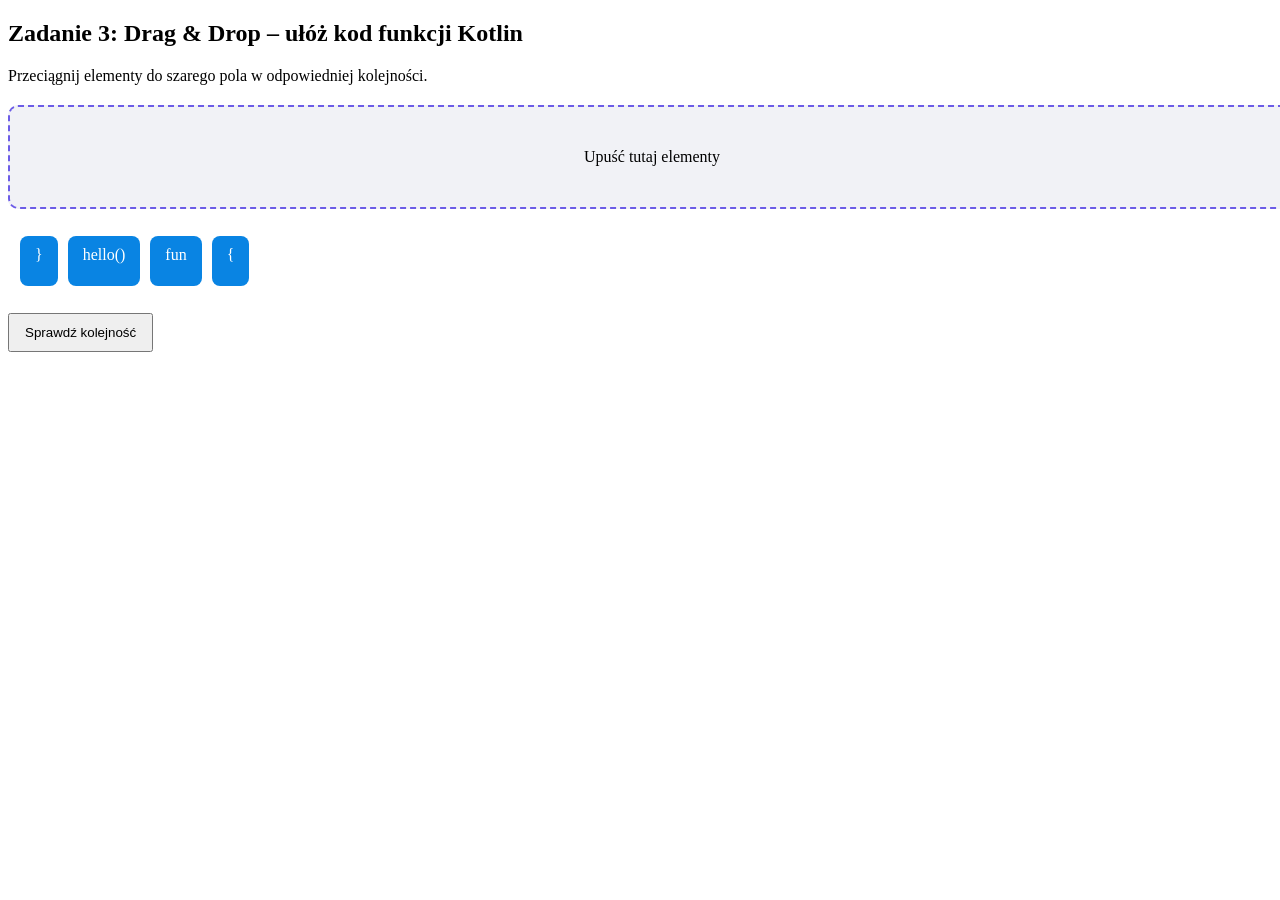
<file: drag_drop.html>
<!DOCTYPE html>
<html lang="pl">
<head>
    <meta charset="UTF-8">
    <meta name="viewport" content="width=device-width, initial-scale=1.0">
    <title>Mini-aplikacja E-learningowa</title>
    
    <link rel="stylesheet" href="drag_drop.css">
</head>
<body>

    <h2>Zadanie 3: Drag & Drop – ułóż kod funkcji Kotlin</h2>
    <p>Przeciągnij elementy do szarego pola w odpowiedniej kolejności.</p>

    <div class="drop-zone" id="dropZone">
      Upuść tutaj elementy
    </div>

    <div class="drag-container" id="dragContainer">
      <div class="drag-item" draggable="true" id="item1">}</div>
      <div class="drag-item" draggable="true" id="item2">hello()</div>
      <div class="drag-item" draggable="true" id="item3">fun</div>
      <div class="drag-item" draggable="true" id="item4">{</div>
    </div>

    <button id="checkDragBtn" style="margin-top: 15px; padding: 10px 15px; cursor: pointer;">Sprawdź kolejność</button>
    <p id="dragFeedback" style="font-weight: bold; margin-top: 10px;"></p>

    <script src="drag_drop.js"></script>
</body>
</html>
</file>
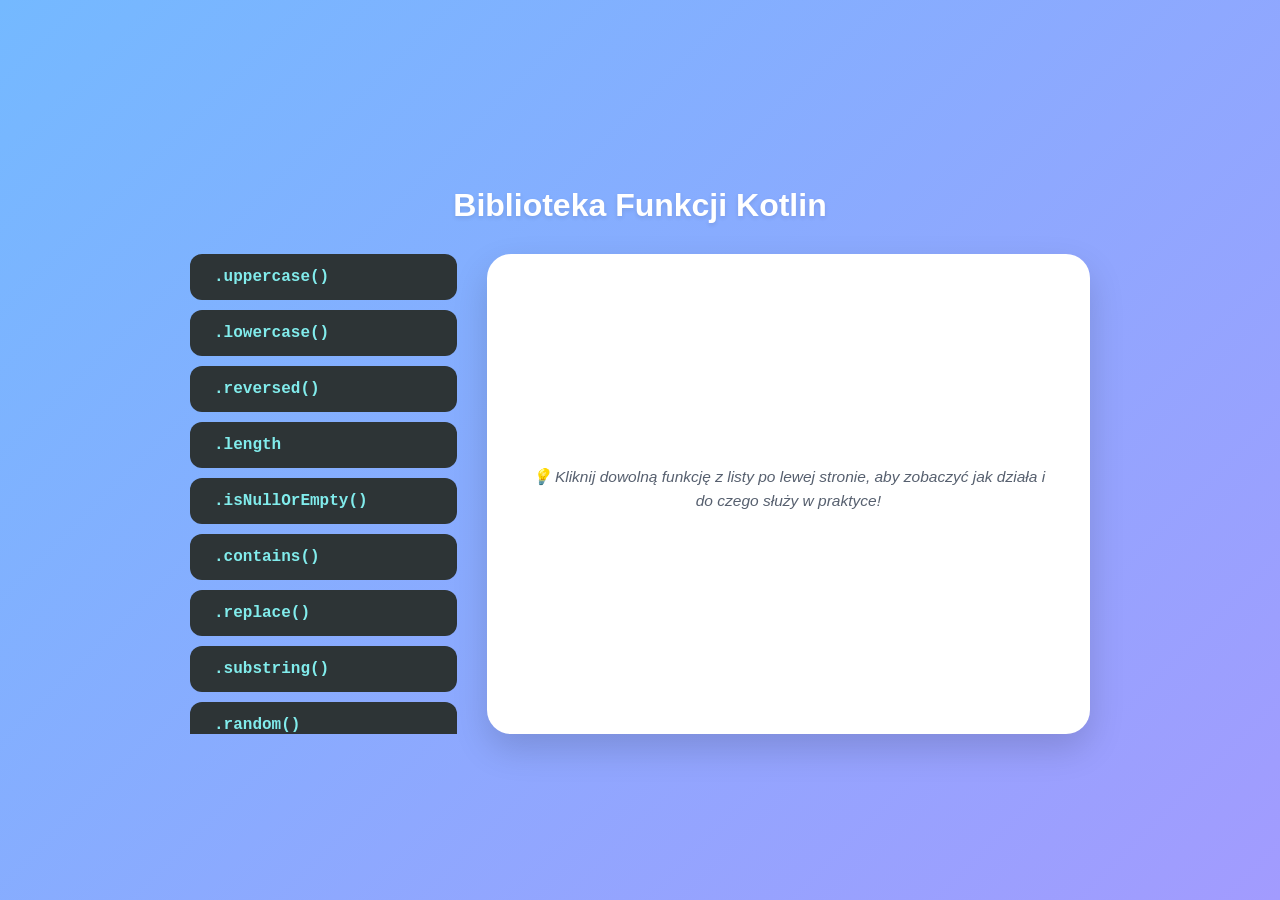
<file: education.html>
<!DOCTYPE html>
<html lang="pl">
<head>
  <meta charset="UTF-8" />
  <meta name="viewport" content="width=device-width, initial-scale=1.0" />
  <title>Kotlin - 10 Przydatnych Funkcji</title>
  <link rel="stylesheet" href="education.css" />
</head>
<body>

  <div class="container">
    <h1>Biblioteka Funkcji Kotlin</h1>
    
    <div class="main-layout">
      
      <div class="functions-menu">
        <div class="func-card" onclick="showFeature('uppercase')">.uppercase()</div>
        <div class="func-card" onclick="showFeature('lowercase')">.lowercase()</div>
        <div class="func-card" onclick="showFeature('reversed')">.reversed()</div>
        <div class="func-card" onclick="showFeature('length')">.length</div>
        <div class="func-card" onclick="showFeature('isNullOrEmpty')">.isNullOrEmpty()</div>
        <div class="func-card" onclick="showFeature('contains')">.contains()</div>
        <div class="func-card" onclick="showFeature('replace')">.replace()</div>
        <div class="func-card" onclick="showFeature('substring')">.substring()</div>
        <div class="func-card" onclick="showFeature('random')">.random()</div>
        <div class="func-card" onclick="showFeature('toIntOrNull')">.toIntOrNull()</div>
      </div>

      <div class="display-panel">
        <div id="default-message">
          <p>💡 Kliknij dowolną funkcję z listy po lewej stronie, aby zobaczyć jak działa i do czego służy w praktyce!</p>
        </div>
        <div id="content-box" style="display: none;">
          <div class="badge">Zadanie 1: Edukacja</div>
          <h2 id="func-title">Nazwa Funkcji</h2>
          <p id="func-desc">Opis działania...</p>
          
          <div class="code-box">
            <span class="code-comment">// Przykład użycia w kodzie:</span>
            <pre id="func-code">val tekst = "Kotlin"</pre>
          </div>
        </div>
      </div>

    </div>
  </div>

  <script src="education.js"></script>
</body>
</html>
</file>
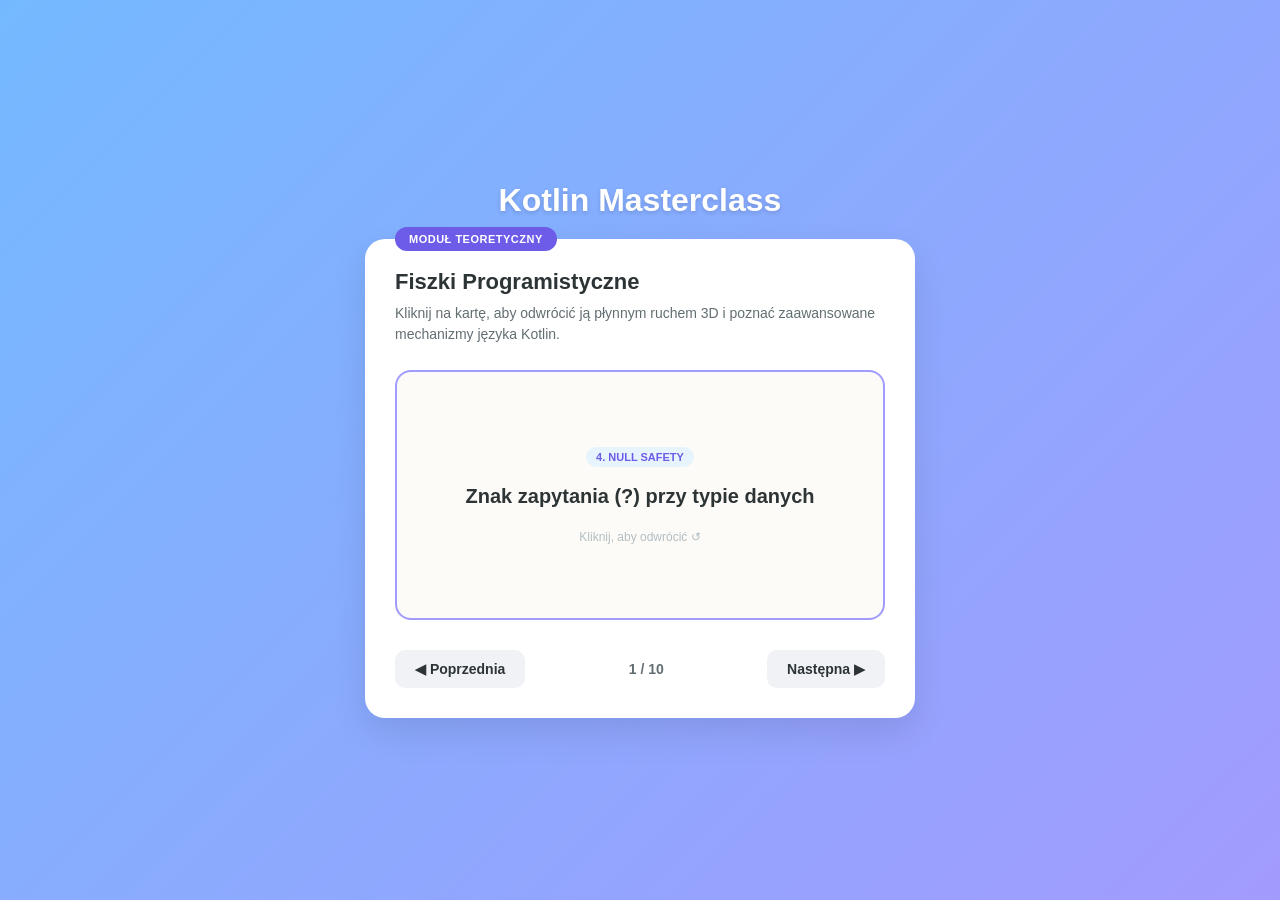
<file: fiszki.html>
<!DOCTYPE html>
<html lang="pl">
<head>
    <meta charset="UTF-8">
    <meta name="viewport" content="width=device-width, initial-scale=1.0">
    <title>Kotlin Masterclass - Fiszki Teoretyczne</title>
    <link rel="stylesheet" href="fiszki.css">
</head>
<body>
    <div class="app-container">
        <header class="app-header">
            <h1>Kotlin Masterclass</h1>
        </header>

        <section class="section-column">
            <div class="card-header-badge">Moduł Teoretyczny</div>
            <h2>Fiszki Programistyczne</h2>
            <p class="section-description">Kliknij na kartę, aby odwrócić ją płynnym ruchem 3D i poznać zaawansowane mechanizmy języka Kotlin.</p>
            
            <div class="flashcard-wrapper">
                <div class="flashcard" id="flashcard" onclick="flipCard()">
                    <div class="flashcard-inner">
                        
                        <div class="flashcard-front">
                            <span class="card-category" id="card-category">Ładowanie...</span>
                            <h3 id="card-title">Tytuł fiszki</h3>
                            <div class="click-hint">Kliknij, aby odwrócić ↺</div>
                        </div>
                        
                        <div class="flashcard-back">
                            <h3>Wyjaśnienie:</h3>
                            <p id="card-back-text">Tutaj pojawi się definicja...</p>
                        </div>
                        
                    </div>
                </div>
            </div>

            <div class="controls-row">
                <button class="btn btn-secondary" onclick="prevCard()">◀ Poprzednia</button>
                <span class="counter" id="card-counter">1 / 10</span>
                <button class="btn btn-secondary" onclick="nextCard()">Następna ▶</button>
            </div>
        </section>
    </div>

    <script src="fiszki.js"></script>
</body>
</html>
</file>
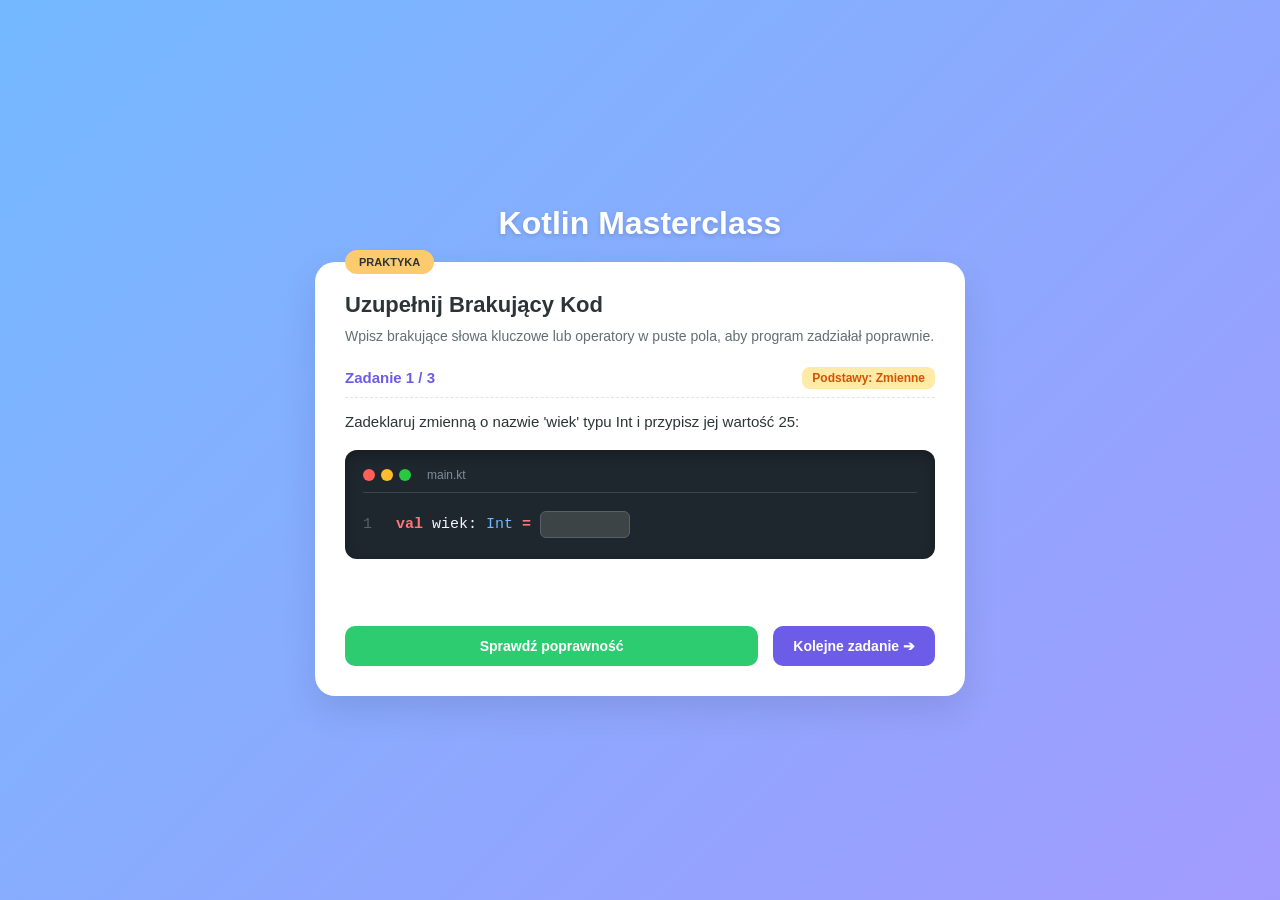
<file: kod.html>
<!DOCTYPE html>
<html lang="pl">
<head>
    <meta charset="UTF-8">
    <meta name="viewport" content="width=device-width, initial-scale=1.0">
    <title>Kotlin Masterclass - Praktyka Kodu</title>
    <link rel="stylesheet" href="kod.css">
</head>
<body>
    <div class="app-container">
        <header class="app-header">
            <h1>Kotlin Masterclass</h1>
        </header>

        <section class="section-column">
            <div class="card-header-badge yellow">Praktyka</div>
            <h2>Uzupełnij Brakujący Kod</h2>
            <p class="section-description">Wpisz brakujące słowa kluczowe lub operatory w puste pola, aby program zadziałał poprawnie.</p>

            <div class="exercise-box">
                <div class="exercise-header">
                    <span class="exercise-title" id="exercise-title">Zadanie 1/3</span>
                    <span class="exercise-topic" id="exercise-topic">Temat</span>
                </div>
                <p class="exercise-instructions" id="exercise-instructions">Instrukcja ładuje się...</p>
                
                <div class="code-editor-mock">
                    <div class="editor-header">
                        <span class="dot red"></span>
                        <span class="dot yellow"></span>
                        <span class="dot green"></span>
                        <span class="file-name">main.kt</span>
                    </div>
                    <div class="code-lines" id="code-lines-container">
                        </div>
                </div>

                <div id="exercise-feedback" class="feedback-message"></div>

                <div class="controls-row">
                    <button class="btn btn-success" id="check-btn" onclick="checkExercise()">Sprawdź poprawność</button>
                    <button class="btn btn-primary" id="next-btn" onclick="nextExercise()">Kolejne zadanie ➔</button>
                </div>
            </div>
        </section>
    </div>

    <script src="kod.js"></script>
</body>
</html>
</file>
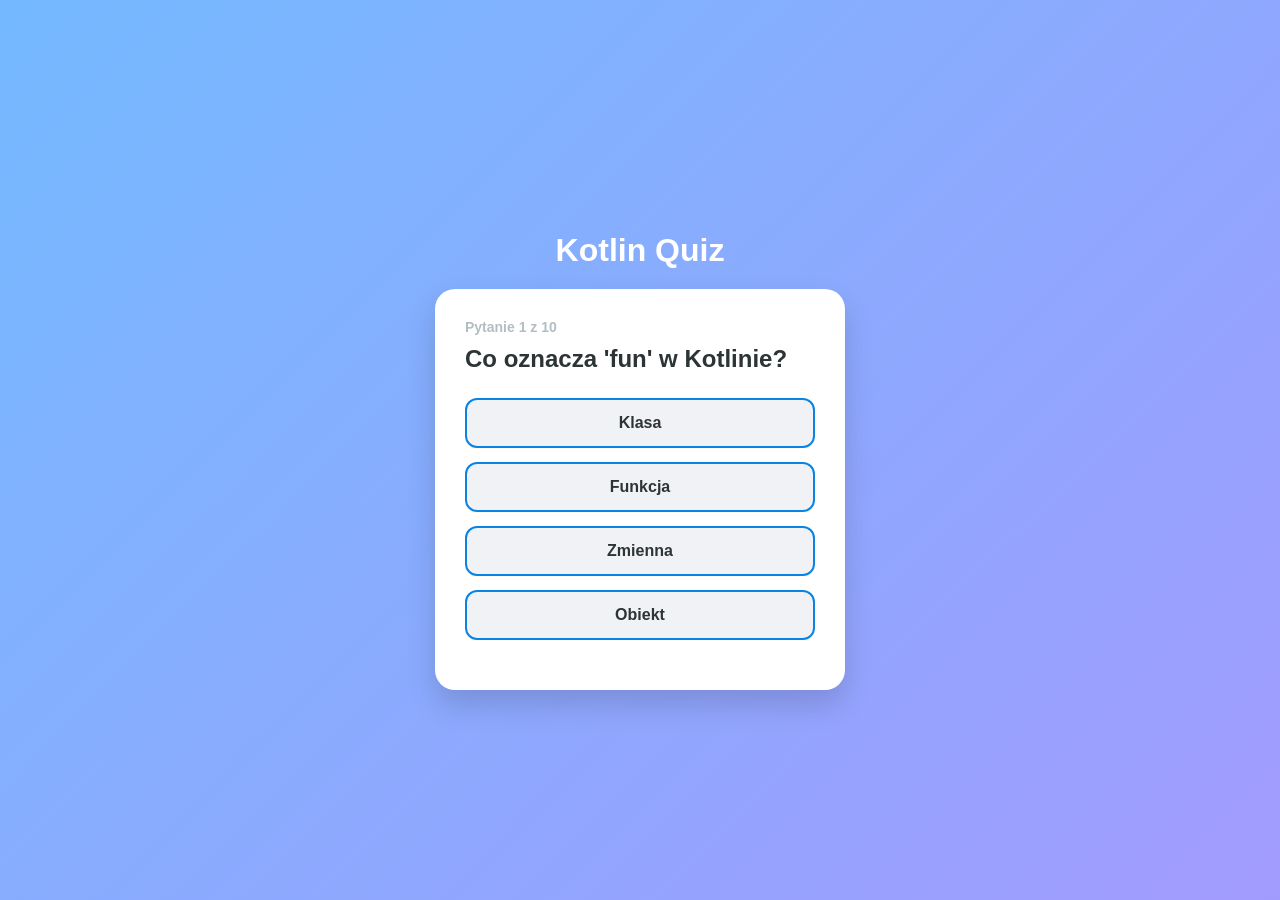
<file: quiz.html>
<!DOCTYPE html>
<html lang="pl">
<head>
  <meta charset="UTF-8" />
  <meta name="viewport" content="width=device-width, initial-scale=1.0" />
  <title>Nowoczesny Quiz Kotlin</title>
  <link rel="stylesheet" href="quiz.css" />
</head>
<body>

  <div class="quiz-container">
    <h1>Kotlin Quiz</h1>

    <div id="quiz-box" class="card">
      <div id="progress" class="quiz-progress"></div>
      <h2 id="question"></h2>

      <div class="answers">
        <button class="answer-btn" onclick="checkAnswer(0)"></button>
        <button class="answer-btn" onclick="checkAnswer(1)"></button>
        <button class="answer-btn" onclick="checkAnswer(2)"></button>
        <button class="answer-btn" onclick="checkAnswer(3)"></button>
      </div>

      <div id="feedback" class="feedback-msg"></div>
      <button id="next-btn" class="next-btn" onclick="nextQuestion()" style="display: none;">Następne pytanie</button>
    </div>

    <div id="result-box" class="card" style="display: none;">
      <h2>Koniec Quizu!</h2>
      <p id="result-text"></p>
      <button class="reset-btn" onclick="resetQuiz()" style="text-align: center; width: 100%;">Zacznij od nowa</button>
    </div>
  </div>

  <script src="quiz.js"></script>
</body>
</html>
</file>
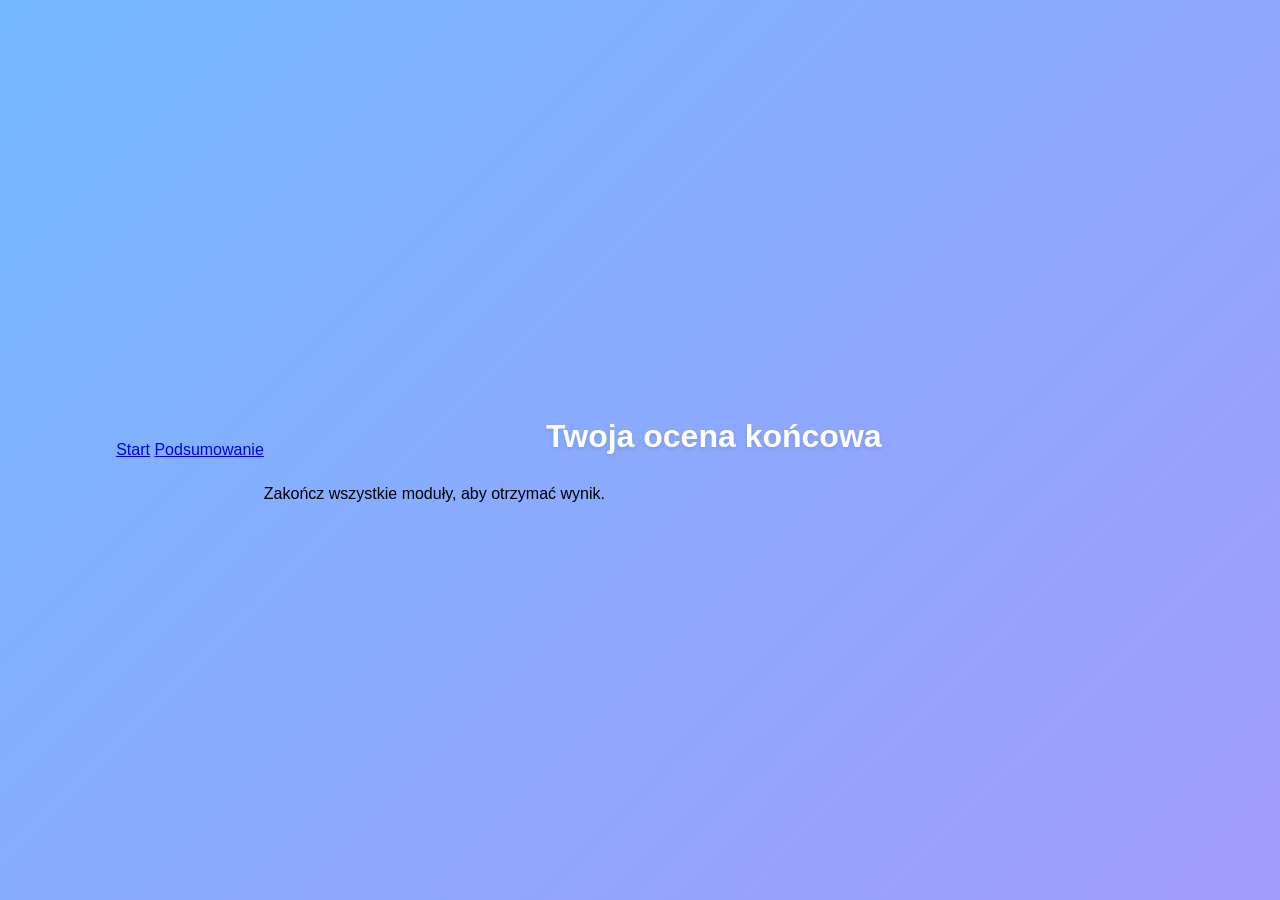
<file: summary.html>
<!DOCTYPE html>
<html lang="pl">
<head>
    <meta charset="UTF-8">
    <title>Podsumowanie - Kotlin</title>
    <link rel="stylesheet" href="style.css">
</head>
<body>
    <nav class="menu">
        <a href="index.html">Start</a>
        <a href="summary.html">Podsumowanie</a>
    </nav>
    <div class="container">
        <h1>Twoja ocena końcowa</h1>
        <div id="final-grade-display">Zakończ wszystkie moduły, aby otrzymać wynik.</div>
    </div>
    <script src="summary.js"></script>
</body>
</html>
</file>
<file: drag_drop.css>
/* =========================
   DRAG & DROP
   ========================= */

.drop-zone {
  width: 100%;
  min-height: 80px;
  border: 2px dashed #6c5ce7;
  border-radius: 10px;
  margin-top: 20px;
  padding: 10px;
  text-align: center;
  background: #f1f2f6;
  display: flex;
  gap: 10px;
  flex-wrap: wrap;
  align-items: center;
  justify-content: center;
}

.drag-container {
  margin-top: 15px;
  display: flex;
  gap: 10px;
  flex-wrap: wrap;
  /* Dodane, aby kontener nie znikał, gdy jest pusty */
  min-height: 50px;
  padding: 10px;
  border: 2px dashed transparent;
}

.drag-item {
  padding: 10px 15px;
  background: #0984e3;
  color: white;
  border-radius: 8px;
  cursor: grab;
  user-select: none;
}

.drag-item:active {
  cursor: grabbing;
  transform: scale(1.05);
}
</file>
<file: education.css>
body {
  font-family: 'Segoe UI', Arial, sans-serif;
  background: linear-gradient(135deg, #74b9ff, #a29bfe);
  min-height: 100vh;
  margin: 0;
  display: flex;
  justify-content: center;
  align-items: center;
  padding: 20px;
  box-sizing: border-box;
}

.container {
  width: 100%;
  max-width: 900px;
}

h1 {
  text-align: center;
  color: white;
  text-shadow: 0 2px 4px rgba(0,0,0,0.1);
  margin-bottom: 30px;
}

/* Układ dwukolumnowy */
.main-layout {
  display: flex;
  gap: 25px;
}

/* Menu z 10 klockami (Guzikami) */
.functions-menu {
  flex: 1;
  display: flex;
  flex-direction: column;
  gap: 10px;
  max-height: 480px;
  overflow-y: auto;
  padding-right: 5px;
}

/* Stylizacja paska przewijania dla menu */
.functions-menu::-webkit-scrollbar {
  width: 6px;
}
.functions-menu::-webkit-scrollbar-thumb {
  background: rgba(255,255,255,0.4);
  border-radius: 10px;
}

.func-card {
  background: #2d3436;
  color: #81ecec;
  font-family: 'Courier New', Courier, monospace;
  font-size: 16px;
  font-weight: bold;
  padding: 14px 20px;
  border-radius: 12px;
  cursor: pointer;
  transition: all 0.2s ease;
  border-left: 4px solid transparent;
}

.func-card:hover {
  background: #3d4446;
  transform: translateX(4px);
  border-left-color: #6c5ce7;
}

/* Ekran prezentacji wiedzy */
.display-panel {
  flex: 2;
  background: white;
  border-radius: 24px;
  padding: 35px;
  box-shadow: 0 15px 35px rgba(0,0,0,0.15);
  display: flex;
  align-items: center;
  position: relative;
  min-height: 350px;
}

#default-message {
  width: 100%;
  text-align: center;
  color: #b2bec3;
  font-size: 16px;
  font-style: italic;
}

.badge {
  position: absolute;
  top: 20px;
  right: 25px;
  background: #e8f4fd;
  color: #0984e3;
  font-weight: bold;
  font-size: 11px;
  padding: 5px 12px;
  border-radius: 20px;
  text-transform: uppercase;
}

h2 {
  margin-top: 0;
  color: #2d3436;
  font-size: 26px;
  font-family: 'Courier New', Courier, monospace;
}

p {
  color: #57606f;
  font-size: 15.5px;
  line-height: 1.6;
  margin-bottom: 25px;
}

/* Okno symulujące edytor kodu */
.code-box {
  background: #1e272e;
  padding: 20px;
  border-radius: 12px;
  box-shadow: inset 0 4px 10px rgba(0,0,0,0.3);
}

.code-comment {
  color: #7ab55c;
  font-size: 13px;
  display: block;
  margin-bottom: 8px;
}

pre {
  margin: 0;
  color: #ffffff;
  font-family: 'Courier New', Courier, monospace;
  font-size: 15px;
  white-space: pre-wrap;
}

/* RWD - Dostosowanie do telefonów */
@media (max-width: 768px) {
  .main-layout {
    flex-direction: column;
  }
  .functions-menu {
    max-height: 200px;
  }
}
</file>
<file: fiszki.css>
/* =========================
   GŁÓWNY STYL I TŁO (Klon screena)
   ========================= */
* {
    box-sizing: border-box;
    margin: 0;
    padding: 0;
}

body {
    font-family: 'Segoe UI', -apple-system, BlinkMacSystemFont, Arial, sans-serif;
    background: linear-gradient(135deg, #74b9ff, #a29bfe);
    min-height: 100vh;
    color: #2d3436;
    padding: 40px 20px;
    display: flex;
    justify-content: center;
    align-items: center;
}

.app-container {
    width: 100%;
    max-width: 550px; /* Szerokość dla jednej kolumny teorii */
    display: flex;
    flex-direction: column;
    gap: 20px;
}

.app-header {
    text-align: center;
    color: white;
}

.app-header h1 {
    font-size: 32px;
    font-weight: 800;
    text-shadow: 0 2px 4px rgba(0, 0, 0, 0.15);
}

.subtitle {
    font-size: 16px;
    color: rgba(255, 255, 255, 0.9);
    margin-top: 5px;
}

/* =========================
   GŁÓWNA KARTA (Zrzut ekranu Reworked)
   ========================= */
.section-column {
    background: white;
    border-radius: 20px;
    padding: 30px;
    box-shadow: 0 15px 35px rgba(0, 0, 0, 0.1);
    position: relative;
    display: flex;
    flex-direction: column;
}

/* Niebieska pigułka "Teoria" */
.card-header-badge {
    position: absolute;
    top: -12px;
    left: 30px;
    background: #6c5ce7;
    color: white;
    font-size: 11px;
    font-weight: 800;
    padding: 6px 14px;
    border-radius: 20px;
    text-transform: uppercase;
    letter-spacing: 0.5px;
}

h2 {
    font-size: 22px;
    color: #2d3436;
    margin-bottom: 8px;
}

.section-description {
    font-size: 14px;
    color: #636e72;
    line-height: 1.5;
    margin-bottom: 25px;
}

/* =========================
   FUNDAMENTALNE STYLOWANIE 3D (Naprawa błędu)
   ========================= */
.flashcard-wrapper {
    /* Ustawienie głębi dla efektu 3D (Musi być na rodzicu!) */
    perspective: 1000px;
    width: 100%;
    height: 250px; /* Stała wysokość, aby nie skakało przy zmianie */
    margin-bottom: 20px;
}

.flashcard {
    width: 100%;
    height: 100%;
    cursor: pointer;
    position: relative;
}

/* Kontener, który fizycznie się obraca */
.flashcard-inner {
    position: relative;
    width: 100%;
    height: 100%;
    text-align: center;
    /* Płynna animacja trwająca 0.6 sekundy */
    transition: transform 0.6s cubic-bezier(0.4, 0, 0.2, 1);
    /* Wymagane, aby dzieci były w przestrzeni 3D */
    transform-style: preserve-3d;
}

/* Stan odwrócony (klasa dodawana przez JS) */
.flashcard.flipped .flashcard-inner {
    transform: rotateY(180deg);
}

/* Wspólny styl dla obu stron fiszki */
.flashcard-front, .flashcard-back {
    position: absolute;
    width: 100%;
    height: 100%;
    /* Ukryj plecy, gdy przód jest widoczny */
    backface-visibility: hidden;
    -webkit-backface-visibility: hidden; /* Safari */
    border-radius: 16px;
    padding: 25px;
    display: flex;
    flex-direction: column;
    justify-content: center;
    align-items: center;
    text-align: center;
}

/* Przód fiszki (Wyglaś jak ze screena) */
.flashcard-front {
    background: #fdfbf7;
    border: 2px solid #a29bfe;
}

/* Pigułka kategorii na fiszce */
.card-category {
    font-size: 11px;
    text-transform: uppercase;
    font-weight: 700;
    color: #6c5ce7;
    background: #e8f4fd;
    padding: 4px 10px;
    border-radius: 12px;
    margin-bottom: 15px;
}

.flashcard-front h3 {
    font-size: 20px;
    color: #2d3436;
    line-height: 1.4;
}

.click-hint {
    margin-top: 20px;
    font-size: 12px;
    color: #b2bec3;
}

/* Tył fiszki (Fioletowy) */
.flashcard-back {
    background: #6c5ce7;
    color: white;
    /* Obrócony domyślnie, aby po obrocie inner był widoczny */
    transform: rotateY(180deg);
}

.flashcard-back h3 {
    font-size: 14px;
    color: #ffeaa7;
    margin-bottom: 10px;
    text-transform: uppercase;
}

.flashcard-back p {
    font-size: 15px;
    line-height: 1.6;
}

/* =========================
   PRZYCISKI I KONTROLERY
   ========================= */
.controls-row {
    display: flex;
    justify-content: space-between;
    align-items: center;
    gap: 15px;
    margin-top: 10px;
}

.btn {
    padding: 11px 20px;
    border: none;
    border-radius: 10px;
    font-size: 14px;
    font-weight: 700;
    cursor: pointer;
    transition: background 0.2s;
}

.btn-secondary {
    background: #f1f2f6;
    color: #2d3436;
}

.btn-secondary:hover {
    background: #dfe6e9;
}

.counter {
    font-size: 14px;
    font-weight: 700;
    color: #636e72;
}
</file>
<file: kod.css>
* {
    box-sizing: border-box;
    margin: 0;
    padding: 0;
}

body {
    font-family: 'Segoe UI', -apple-system, Arial, sans-serif;
    background: linear-gradient(135deg, #74b9ff, #a29bfe);
    min-height: 100vh;
    color: #2d3436;
    padding: 40px 20px;
    display: flex;
    justify-content: center;
    align-items: center;
}

.app-container {
    width: 100%;
    max-width: 650px;
    display: flex;
    flex-direction: column;
    gap: 20px;
}

.app-header {
    text-align: center;
    color: white;
}

.app-header h1 {
    font-size: 32px;
    font-weight: 800;
    text-shadow: 0 2px 4px rgba(0, 0, 0, 0.15);
}

.subtitle {
    font-size: 16px;
    color: rgba(255, 255, 255, 0.9);
    margin-top: 5px;
}

.section-column {
    background: white;
    border-radius: 20px;
    padding: 30px;
    box-shadow: 0 15px 35px rgba(0, 0, 0, 0.1);
    position: relative;
    display: flex;
    flex-direction: column;
}

.card-header-badge.yellow {
    position: absolute;
    top: -12px;
    left: 30px;
    background: #fdcb6e;
    color: #2d3436;
    font-size: 11px;
    font-weight: 800;
    padding: 6px 14px;
    border-radius: 20px;
    text-transform: uppercase;
}

h2 {
    font-size: 22px;
    margin-bottom: 8px;
    color: #2d3436;
}

.section-description {
    font-size: 14px;
    color: #636e72;
    line-height: 1.5;
    margin-bottom: 20px;
}

.exercise-box {
    display: flex;
    flex-direction: column;
    gap: 15px;
}

.exercise-header {
    display: flex;
    justify-content: space-between;
    align-items: center;
    border-bottom: 1px dashed #dfe6e9;
    padding-bottom: 8px;
}

.exercise-title {
    font-weight: 800;
    font-size: 15px;
    color: #6c5ce7;
}

.exercise-topic {
    font-size: 12px;
    background: #ffeaa7;
    color: #d35400;
    font-weight: 700;
    padding: 4px 10px;
    border-radius: 8px;
}

.exercise-instructions {
    font-size: 15px;
    color: #2d3436;
    font-weight: 500;
    margin-bottom: 5px;
}

/* --- WYGLĄD EDYTORA KODU --- */
.code-editor-mock {
    background: #1e272e;
    border-radius: 12px;
    padding: 18px;
    font-family: 'Courier New', Courier, monospace;
    box-shadow: inset 0 4px 12px rgba(0,0,0,0.3);
}

.editor-header {
    display: flex;
    align-items: center;
    gap: 6px;
    margin-bottom: 15px;
    border-bottom: 1px solid #3d4446;
    padding-bottom: 10px;
}

.dot { width: 12px; height: 12px; border-radius: 50%; }
.dot.red { background: #ff5f56; }
.dot.yellow { background: #ffbd2e; }
.dot.green { background: #27c93f; }
.file-name { color: #808e9b; font-size: 12px; margin-left: 10px; font-family: sans-serif; }

.code-lines { color: #f5f6fa; font-size: 15px; line-height: 2.2; }
.code-keyword { color: #ff7675; font-weight: bold; }
.code-type { color: #74b9ff; }
.code-string { color: #ffeaa7; }

/* --- POLA DO UZUPEŁNIANIA --- */
.code-input {
    background: #3d4446;
    border: 1px solid #57606f;
    color: #81ecec;
    font-family: inherit;
    font-size: 15px;
    padding: 4px 8px;
    border-radius: 6px;
    width: 90px;
    text-align: center;
    font-weight: bold;
    outline: none;
    transition: all 0.2s;
}

.code-input:focus {
    border-color: #81ecec;
    background: #4d5456;
    box-shadow: 0 0 5px rgba(129, 236, 236, 0.4);
}

.code-input::placeholder {
    color: #808e9b;
    font-weight: normal;
}

/* --- KONTROLERY I PRZYCISKI --- */
.controls-row {
    display: flex;
    justify-content: space-between;
    align-items: center;
    gap: 15px;
    padding-top: 10px;
}

.btn {
    padding: 12px 20px;
    border: none;
    border-radius: 10px;
    font-size: 14px;
    font-weight: 700;
    cursor: pointer;
    transition: background 0.2s, transform 0.1s;
}

.btn:active { transform: scale(0.98); }
.btn:disabled { opacity: 0.5; cursor: not-allowed; }

.btn-primary { background: #6c5ce7; color: white; }
.btn-primary:hover:not(:disabled) { background: #5b4cc4; }

.btn-success { background: #2ecc71; color: white; flex-grow: 1; }
.btn-success:hover:not(:disabled) { background: #27ae60; }

.feedback-message {
    font-size: 15px;
    font-weight: 700;
    text-align: center;
    min-height: 22px;
    margin-top: 5px;
}
</file>
<file: quiz.css>
body {
  font-family: 'Segoe UI', Arial, sans-serif;
  background: linear-gradient(135deg, #74b9ff, #a29bfe);
  min-height: 100vh;
  margin: 0;
  display: flex;
  justify-content: center;
  align-items: center;
}

.quiz-container {
  width: 100%;
  max-width: 450px;
  padding: 20px;
  box-sizing: border-box;
}

h1 {
  text-align: center;
  color: white;
  margin-bottom: 20px;
}

.card {
  background: white;
  padding: 30px;
  border-radius: 20px;
  box-shadow: 0 15px 30px rgba(0,0,0,0.15);
}

.quiz-progress {
  font-size: 14px;
  color: #b2bec3;
  font-weight: bold;
  margin-bottom: 10px;
}

h2 {
  margin-top: 0;
  margin-bottom: 25px;
  color: #2d3436;
}

.answers {
  display: flex;
  flex-direction: column;
  gap: 14px;
}

.answer-btn, .reset-btn {
  padding: 14px 20px;
  border: 2px solid #e1e8ed;
  border-radius: 12px;
  background: white;
  color: #2d3436;
  font-size: 16px;
  font-weight: 600;
  cursor: pointer;
  transition: all 0.2s ease;
}

.answer-btn, .reset-btn:hover:not([disabled]) {
  background: #f1f2f6;
  border-color: #0984e3;
}

.answer-btn.correct {
  background: #2ecc71 !important;
  color: white !important;
  border-color: #27ae60 !important;
}

.answer-btn.wrong {
  background: #e74c3c !important;
  color: white !important;
  border-color: #c0392b !important;
}

.feedback-msg {
  margin-top: 20px;
  font-size: 16px;
  font-weight: bold;
  text-align: center;
}

.next-btn {
  width: 100%;
  margin-top: 20px;
  padding: 14px;
  border: none;
  border-radius: 12px;
  background: #6c5ce7;
  color: white;
  font-size: 16px;
  font-weight: bold;
  cursor: pointer;
}

#result-text {
  font-size: 20px;
  text-align: center;
  margin-bottom: 25px;
}
</file>
<file: style.css>
body {
  font-family: 'Segoe UI', Arial, sans-serif;
  background: linear-gradient(135deg, #74b9ff, #a29bfe);
  min-height: 100vh;
  margin: 0;
  display: flex;
  justify-content: center;
  align-items: center;
  padding: 20px;
  box-sizing: border-box;
}

.container {
  width: 100%;
  max-width: 900px;
}

h1 {
  text-align: center;
  color: white;
  text-shadow: 0 2px 4px rgba(0,0,0,0.1);
  margin-bottom: 30px;
}

/* Układ dwukolumnowy */
.main-layout {
  display: flex;
  gap: 25px;
}

/* Menu z 10 klockami (Guzikami) */
.functions-menu {
  flex: 1;
  display: flex;
  flex-direction: column;
  gap: 10px;
  max-height: 480px;
  overflow-y: auto;
  padding-right: 5px;
}

/* Stylizacja paska przewijania dla menu */
.functions-menu::-webkit-scrollbar {
  width: 6px;
}
.functions-menu::-webkit-scrollbar-thumb {
  background: rgba(255,255,255,0.4);
  border-radius: 10px;
}

.func-card {
  background: #2d3436;
  color: #81ecec;
  font-family: 'Courier New', Courier, monospace;
  font-size: 16px;
  font-weight: bold;
  padding: 14px 20px;
  border-radius: 12px;
  cursor: pointer;
  transition: all 0.2s ease;
  border-left: 4px solid transparent;
}

.func-card:hover {
  background: #3d4446;
  transform: translateX(4px);
  border-left-color: #6c5ce7;
}

/* Ekran prezentacji wiedzy */
.display-panel {
  flex: 2;
  background: white;
  border-radius: 24px;
  padding: 35px;
  box-shadow: 0 15px 35px rgba(0,0,0,0.15);
  display: flex;
  align-items: center;
  position: relative;
  min-height: 350px;
}

#default-message {
  width: 100%;
  text-align: center;
  color: #b2bec3;
  font-size: 16px;
  font-style: italic;
}

.badge {
  position: absolute;
  top: 20px;
  right: 25px;
  background: #e8f4fd;
  color: #0984e3;
  font-weight: bold;
  font-size: 11px;
  padding: 5px 12px;
  border-radius: 20px;
  text-transform: uppercase;
}

h2 {
  margin-top: 0;
  color: #2d3436;
  font-size: 26px;
  font-family: 'Courier New', Courier, monospace;
}

p {
  color: #57606f;
  font-size: 15.5px;
  line-height: 1.6;
  margin-bottom: 25px;
}

/* Okno symulujące edytor kodu */
.code-box {
  background: #1e272e;
  padding: 20px;
  border-radius: 12px;
  box-shadow: inset 0 4px 10px rgba(0,0,0,0.3);
}

.code-comment {
  color: #7ab55c;
  font-size: 13px;
  display: block;
  margin-bottom: 8px;
}

pre {
  margin: 0;
  color: #ffffff;
  font-family: 'Courier New', Courier, monospace;
  font-size: 15px;
  white-space: pre-wrap;
}

/* RWD - Dostosowanie do telefonów */
@media (max-width: 768px) {
  .main-layout {
    flex-direction: column;
  }
  .functions-menu {
    max-height: 200px;
  }
}
</file>
